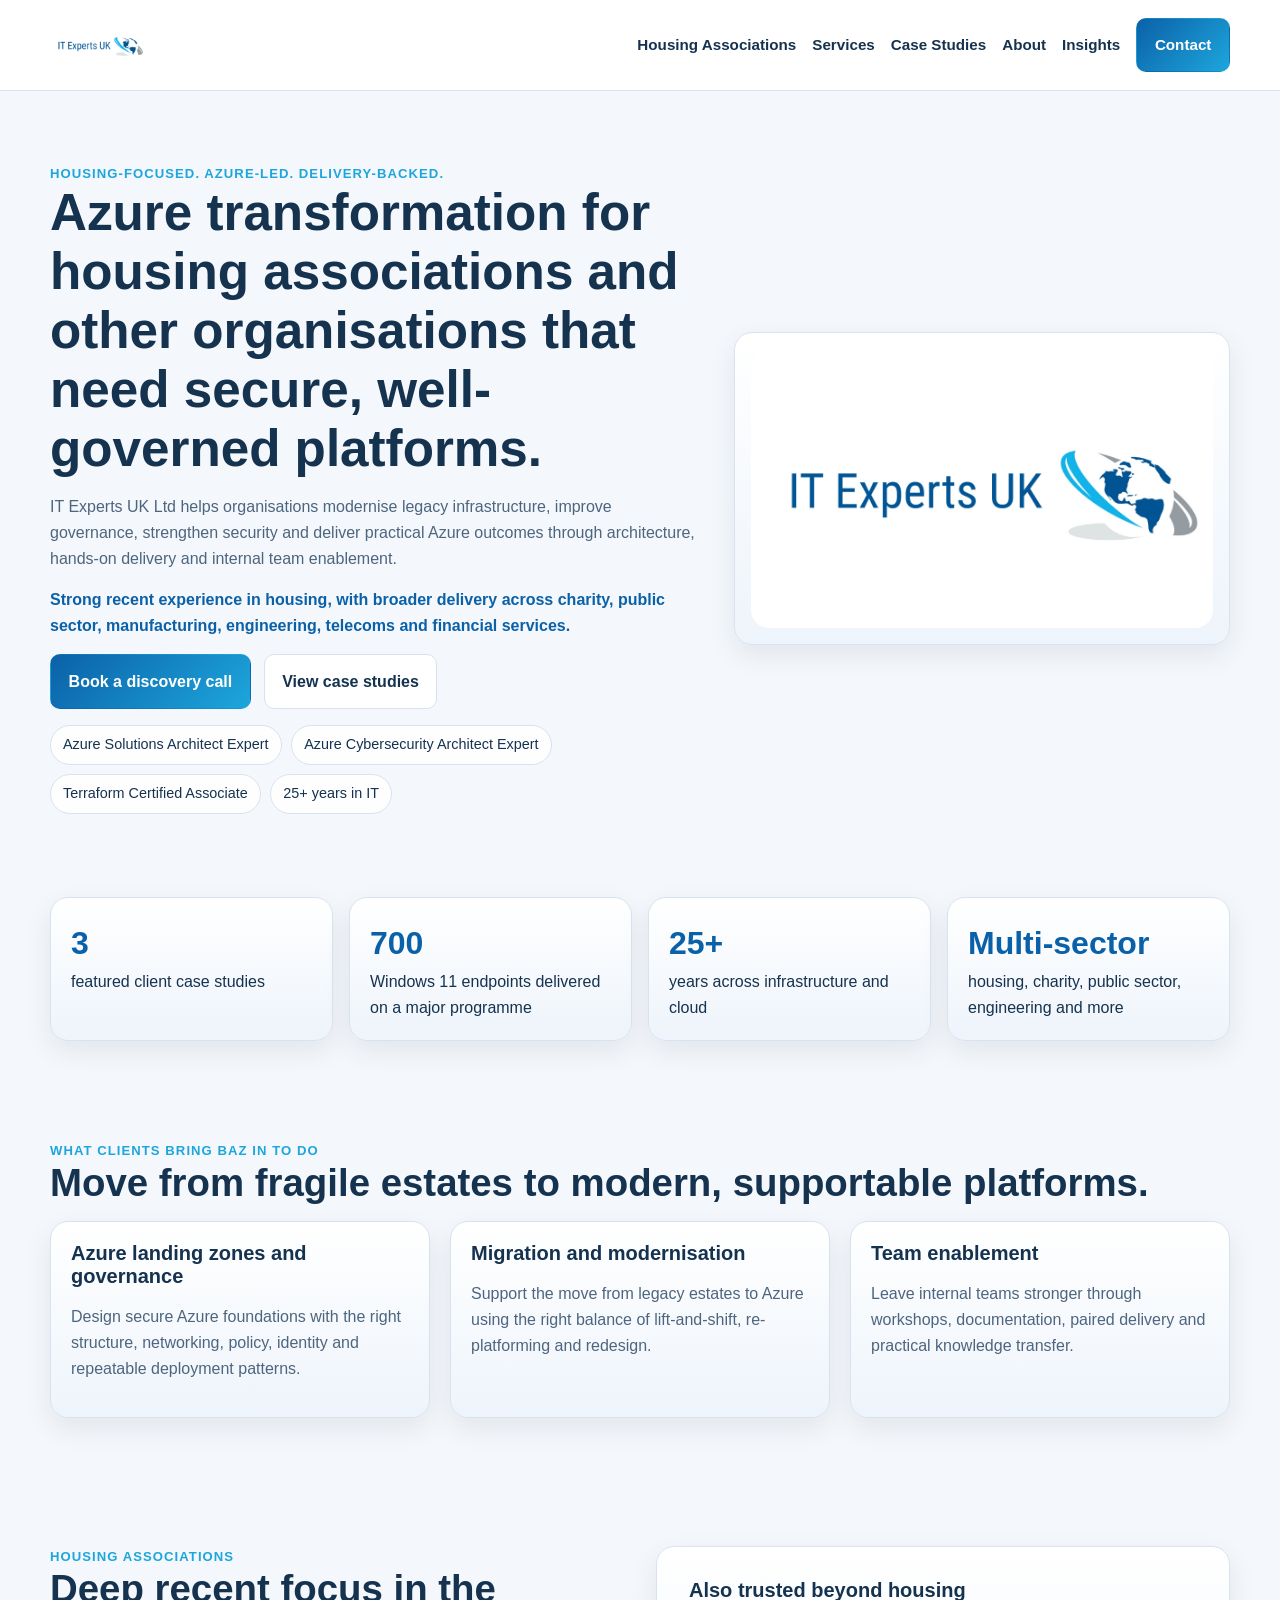
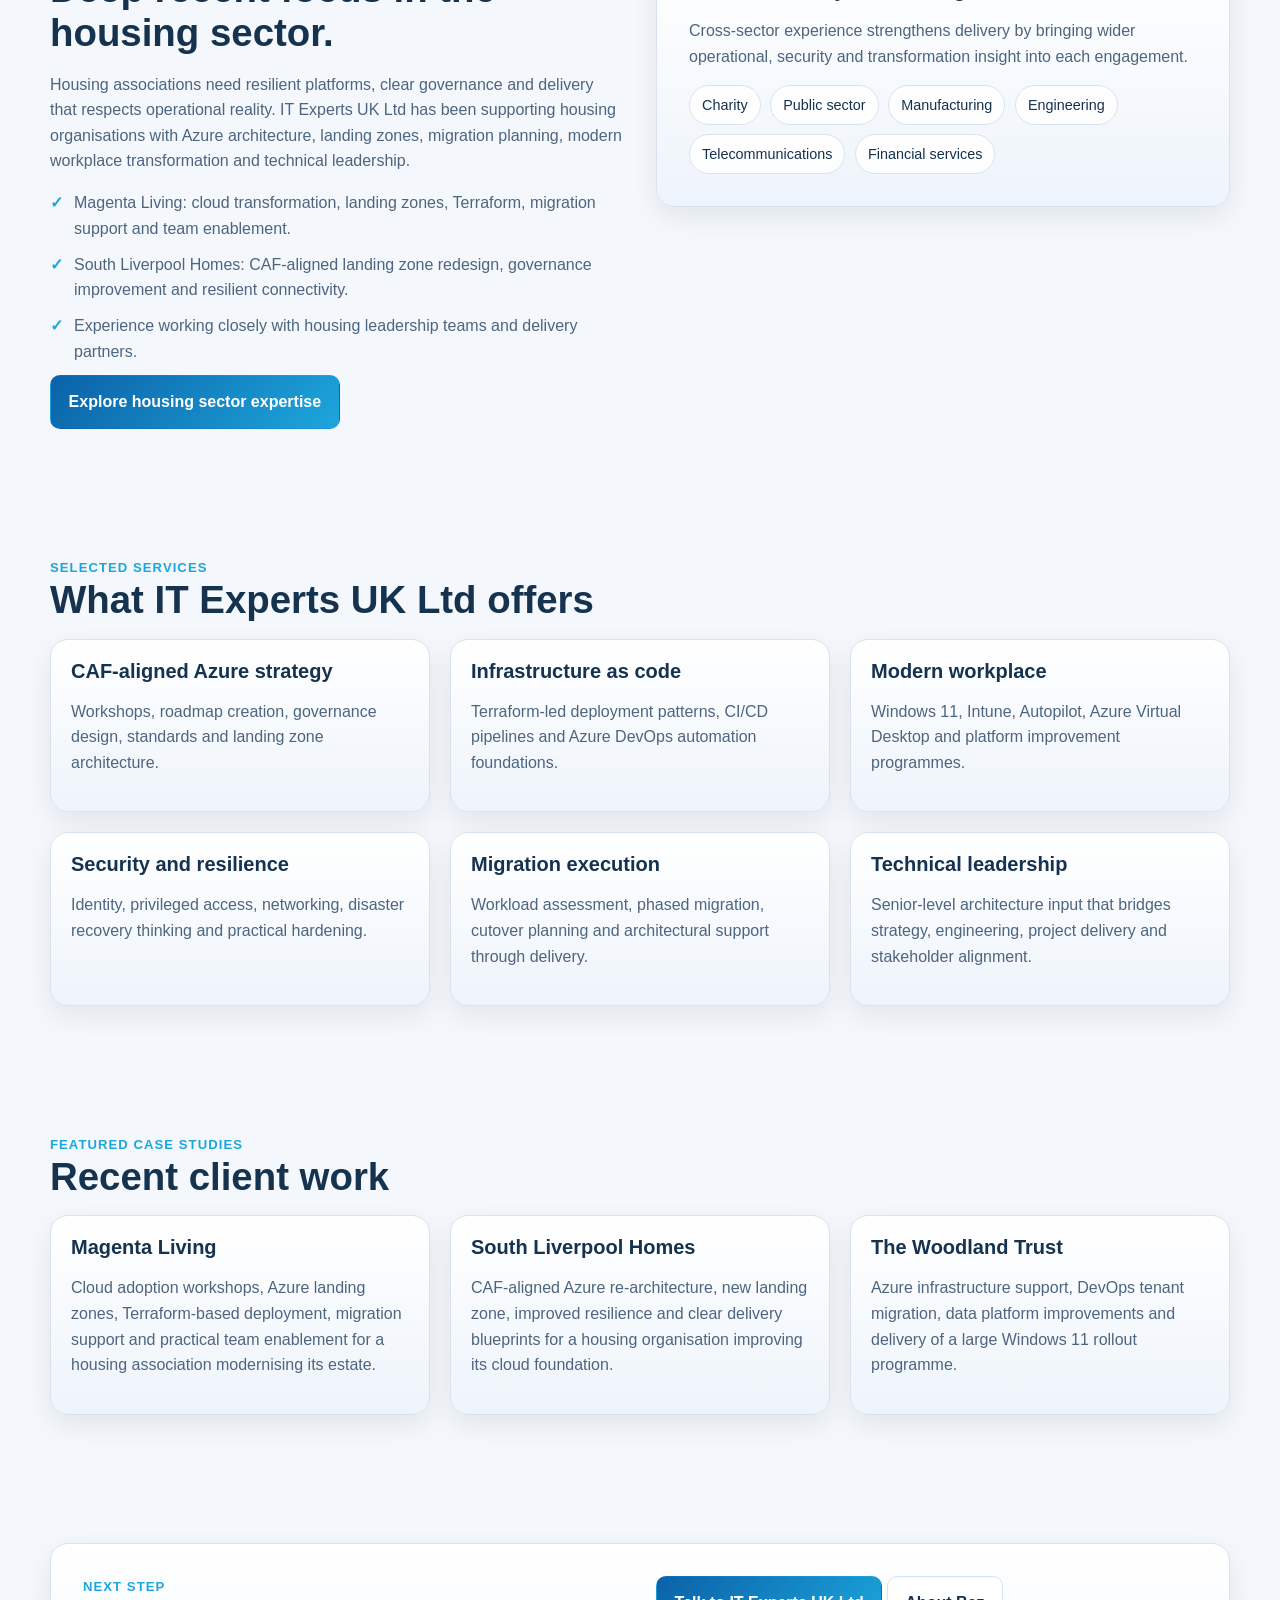
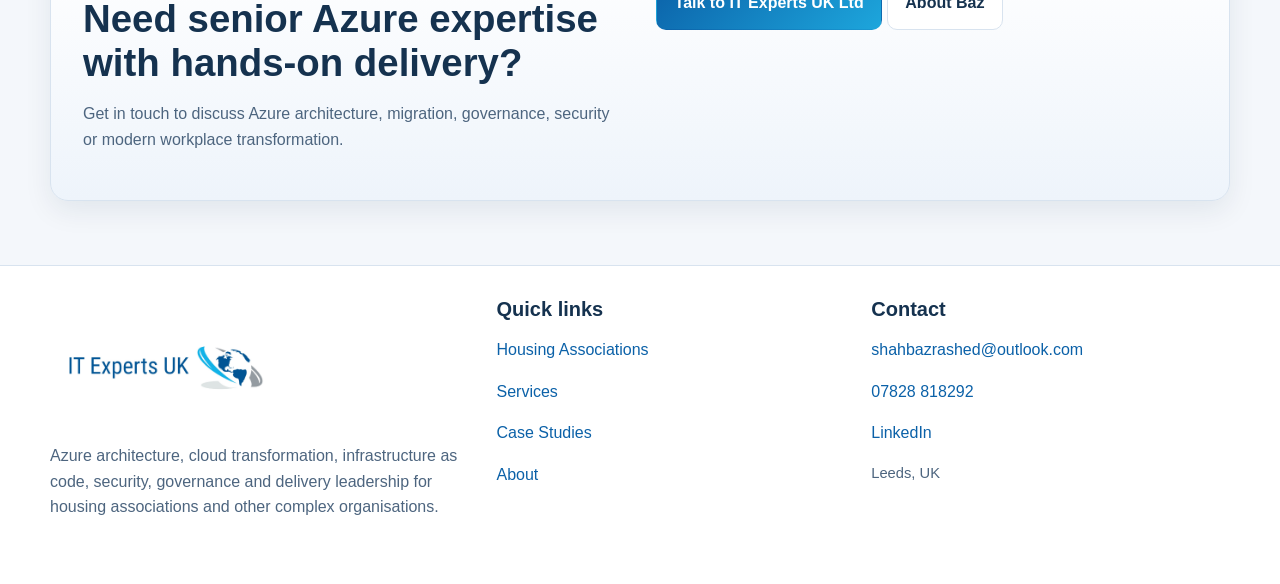
<file: index.html>
<!DOCTYPE html>
<html lang="en">
<head>
  <meta charset="UTF-8">
  <meta name="viewport" content="width=device-width, initial-scale=1.0">
  <title>IT Experts UK Ltd | Azure Architecture for Housing Associations and Complex Organisations</title>
  <meta name="description" content="IT Experts UK Ltd delivers Azure architecture, migration, governance, security and modern workplace services for housing associations, charities and other complex organisations.">
  <link rel="stylesheet" href="styles.css">
</head>
<body>
<header class="header">
  <div class="container nav">
    <a class="logo" href="index.html" aria-label="IT Experts UK Ltd home">
      <img src="assets/logo.jpg" alt="IT Experts UK Ltd logo">
    </a>
    <nav class="nav-links">
      <a href="housing.html">Housing Associations</a>
      <a href="services.html">Services</a>
      <a href="case-studies.html">Case Studies</a>
      <a href="about.html">About</a>
      <a href="insights.html">Insights</a>
      <a href="contact.html" class="btn btn-primary">Contact</a>
    </nav>
  </div>
</header>
<section class="hero">
  <div class="container hero-grid">
    <div>
      <div class="kicker">Housing-focused. Azure-led. Delivery-backed.</div>
      <h1>Azure transformation for housing associations and other organisations that need secure, well-governed platforms.</h1>
      <p>IT Experts UK Ltd helps organisations modernise legacy infrastructure, improve governance, strengthen security and deliver practical Azure outcomes through architecture, hands-on delivery and internal team enablement.</p>
      <p class="note">Strong recent experience in housing, with broader delivery across charity, public sector, manufacturing, engineering, telecoms and financial services.</p>
      <div class="hero-actions">
        <a class="btn btn-primary" href="contact.html">Book a discovery call</a>
        <a class="btn btn-secondary" href="case-studies.html">View case studies</a>
      </div>
      <div class="badges">
        <span class="badge">Azure Solutions Architect Expert</span>
        <span class="badge">Azure Cybersecurity Architect Expert</span>
        <span class="badge">Terraform Certified Associate</span>
        <span class="badge">25+ years in IT</span>
      </div>
    </div>
    <aside class="hero-card hero-logo-card">
      <img src="assets/logo.jpg" alt="IT Experts UK Ltd logo">
    </aside>
  </div>
</section>
<section class="section-tight">
  <div class="container grid-4">
    <div class="stat"><strong>3</strong><span>featured client case studies</span></div>
    <div class="stat"><strong>700</strong><span>Windows 11 endpoints delivered on a major programme</span></div>
    <div class="stat"><strong>25+</strong><span>years across infrastructure and cloud</span></div>
    <div class="stat"><strong>Multi-sector</strong><span>housing, charity, public sector, engineering and more</span></div>
  </div>
</section>
<section class="section">
  <div class="container">
    <div class="kicker">What clients bring Baz in to do</div>
    <h2>Move from fragile estates to modern, supportable platforms.</h2>
    <div class="grid-3">
      <article class="card">
        <h3>Azure landing zones and governance</h3>
        <p>Design secure Azure foundations with the right structure, networking, policy, identity and repeatable deployment patterns.</p>
      </article>
      <article class="card">
        <h3>Migration and modernisation</h3>
        <p>Support the move from legacy estates to Azure using the right balance of lift-and-shift, re-platforming and redesign.</p>
      </article>
      <article class="card">
        <h3>Team enablement</h3>
        <p>Leave internal teams stronger through workshops, documentation, paired delivery and practical knowledge transfer.</p>
      </article>
    </div>
  </div>
</section>
<section class="section">
  <div class="container split">
    <div>
      <div class="kicker">Housing associations</div>
      <h2>Deep recent focus in the housing sector.</h2>
      <p>Housing associations need resilient platforms, clear governance and delivery that respects operational reality. IT Experts UK Ltd has been supporting housing organisations with Azure architecture, landing zones, migration planning, modern workplace transformation and technical leadership.</p>
      <ul class="list-check">
        <li>Magenta Living: cloud transformation, landing zones, Terraform, migration support and team enablement.</li>
        <li>South Liverpool Homes: CAF-aligned landing zone redesign, governance improvement and resilient connectivity.</li>
        <li>Experience working closely with housing leadership teams and delivery partners.</li>
      </ul>
      <a class="btn btn-primary" href="housing.html">Explore housing sector expertise</a>
    </div>
    <div class="cta-panel">
      <h3>Also trusted beyond housing</h3>
      <p>Cross-sector experience strengthens delivery by bringing wider operational, security and transformation insight into each engagement.</p>
      <div class="badges">
        <span class="badge">Charity</span>
        <span class="badge">Public sector</span>
        <span class="badge">Manufacturing</span>
        <span class="badge">Engineering</span>
        <span class="badge">Telecommunications</span>
        <span class="badge">Financial services</span>
      </div>
    </div>
  </div>
</section>
<section class="section">
  <div class="container">
    <div class="kicker">Selected services</div>
    <h2>What IT Experts UK Ltd offers</h2>
    <div class="grid-3">
      <div class="card"><h3>CAF-aligned Azure strategy</h3><p>Workshops, roadmap creation, governance design, standards and landing zone architecture.</p></div>
      <div class="card"><h3>Infrastructure as code</h3><p>Terraform-led deployment patterns, CI/CD pipelines and Azure DevOps automation foundations.</p></div>
      <div class="card"><h3>Modern workplace</h3><p>Windows 11, Intune, Autopilot, Azure Virtual Desktop and platform improvement programmes.</p></div>
      <div class="card"><h3>Security and resilience</h3><p>Identity, privileged access, networking, disaster recovery thinking and practical hardening.</p></div>
      <div class="card"><h3>Migration execution</h3><p>Workload assessment, phased migration, cutover planning and architectural support through delivery.</p></div>
      <div class="card"><h3>Technical leadership</h3><p>Senior-level architecture input that bridges strategy, engineering, project delivery and stakeholder alignment.</p></div>
    </div>
  </div>
</section>
<section class="section">
  <div class="container">
    <div class="kicker">Featured case studies</div>
    <h2>Recent client work</h2>
    <div class="grid-3">
      <article class="card">
        <h3>Magenta Living</h3>
        <p>Cloud adoption workshops, Azure landing zones, Terraform-based deployment, migration support and practical team enablement for a housing association modernising its estate.</p>
      </article>
      <article class="card">
        <h3>South Liverpool Homes</h3>
        <p>CAF-aligned Azure re-architecture, new landing zone, improved resilience and clear delivery blueprints for a housing organisation improving its cloud foundation.</p>
      </article>
      <article class="card">
        <h3>The Woodland Trust</h3>
        <p>Azure infrastructure support, DevOps tenant migration, data platform improvements and delivery of a large Windows 11 rollout programme.</p>
      </article>
    </div>
  </div>
</section>
<section class="section">
  <div class="container cta-panel">
    <div class="split">
      <div>
        <div class="kicker">Next step</div>
        <h2>Need senior Azure expertise with hands-on delivery?</h2>
        <p>Get in touch to discuss Azure architecture, migration, governance, security or modern workplace transformation.</p>
      </div>
      <div>
        <a class="btn btn-primary" href="contact.html">Talk to IT Experts UK Ltd</a>
        <a class="btn btn-secondary" href="about.html">About Baz</a>
      </div>
    </div>
  </div>
</section>
<footer class="footer">
  <div class="container footer-grid">
    <div>
      <img src="assets/logo.jpg" alt="IT Experts UK Ltd logo" class="footer-logo">
      <p>Azure architecture, cloud transformation, infrastructure as code, security, governance and delivery leadership for housing associations and other complex organisations.</p>
    </div>
    <div>
      <h3>Quick links</h3>
      <p><a href="housing.html">Housing Associations</a></p>
      <p><a href="services.html">Services</a></p>
      <p><a href="case-studies.html">Case Studies</a></p>
      <p><a href="about.html">About</a></p>
    </div>
    <div>
      <h3>Contact</h3>
      <p><a href="mailto:shahbazrashed@outlook.com">shahbazrashed@outlook.com</a></p>
      <p><a href="tel:07828818292">07828 818292</a></p>
      <p><a href="https://www.linkedin.com/in/baz-it/" target="_blank" rel="noopener">LinkedIn</a></p>
      <p class="small">Leeds, UK</p>
    </div>
  </div>
</footer>
</body>
</html>
</file>
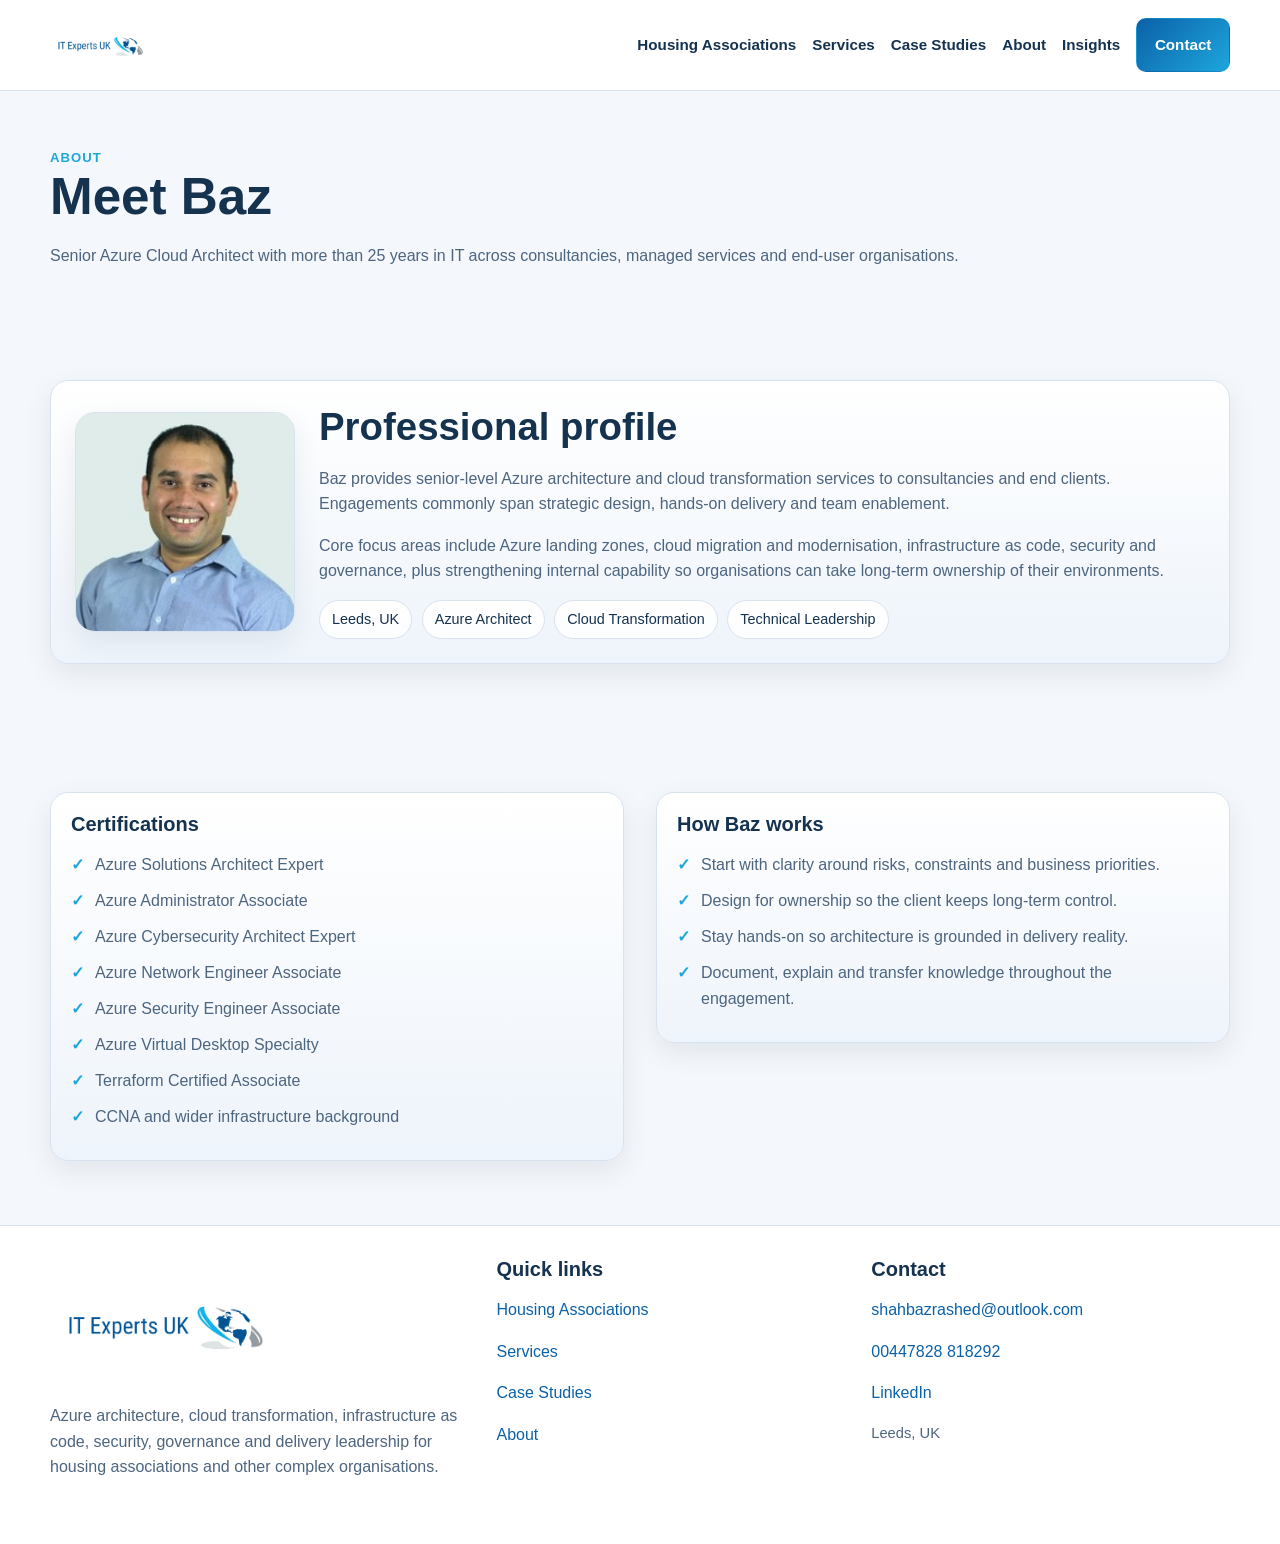
<file: about.html>
<!DOCTYPE html>
<html lang="en">
<head>
  <meta charset="UTF-8">
  <meta name="viewport" content="width=device-width, initial-scale=1.0">
  <title>About | IT Experts UK Ltd</title>
  <link rel="stylesheet" href="styles.css">
</head>
<body>
<header class="header">
  <div class="container nav">
    <a class="logo" href="index.html" aria-label="IT Experts UK Ltd home">
      <img src="assets/logo.jpg" alt="IT Experts UK Ltd logo">
    </a>
    <nav class="nav-links">
      <a href="housing.html">Housing Associations</a>
      <a href="services.html">Services</a>
      <a href="case-studies.html">Case Studies</a>
      <a href="about.html">About</a>
      <a href="insights.html">Insights</a>
      <a href="contact.html" class="btn btn-primary">Contact</a>
    </nav>
  </div>
</header>

<section class="page-hero">
  <div class="container">
    <div class="kicker">About</div>
    <h1>Meet Baz</h1>
    <p>Senior Azure Cloud Architect with more than 25 years in IT across consultancies, managed services and end-user organisations.</p>
  </div>
</section>

<section class="section">
  <div class="container profile-card">
    <div class="profile-wrap">
      <div class="profile-photo">
        <img src="assets/baz.jpeg" alt="Baz - Senior Azure Cloud Architect">
      </div>
      <div>
        <h2>Professional profile</h2>
        <p>Baz provides senior-level Azure architecture and cloud transformation services to consultancies and end clients. Engagements commonly span strategic design, hands-on delivery and team enablement.</p>
        <p>Core focus areas include Azure landing zones, cloud migration and modernisation, infrastructure as code, security and governance, plus strengthening internal capability so organisations can take long-term ownership of their environments.</p>
        <div class="badges">
          <span class="badge">Leeds, UK</span>
          <span class="badge">Azure Architect</span>
          <span class="badge">Cloud Transformation</span>
          <span class="badge">Technical Leadership</span>
        </div>
      </div>
    </div>
  </div>
</section>

<section class="section">
  <div class="container split">
    <div class="card">
      <h3>Certifications</h3>
      <ul class="list-check">
        <li>Azure Solutions Architect Expert</li>
        <li>Azure Administrator Associate</li>
        <li>Azure Cybersecurity Architect Expert</li>
        <li>Azure Network Engineer Associate</li>
        <li>Azure Security Engineer Associate</li>
        <li>Azure Virtual Desktop Specialty</li>
        <li>Terraform Certified Associate</li>
        <li>CCNA and wider infrastructure background</li>
      </ul>
    </div>
    <div class="card">
      <h3>How Baz works</h3>
      <ul class="list-check">
        <li>Start with clarity around risks, constraints and business priorities.</li>
        <li>Design for ownership so the client keeps long-term control.</li>
        <li>Stay hands-on so architecture is grounded in delivery reality.</li>
        <li>Document, explain and transfer knowledge throughout the engagement.</li>
      </ul>
    </div>
  </div>
</section>

<footer class="footer">
  <div class="container footer-grid">
    <div>
      <img src="assets/logo.jpg" alt="IT Experts UK Ltd logo" class="footer-logo">
      <p>Azure architecture, cloud transformation, infrastructure as code, security, governance and delivery leadership for housing associations and other complex organisations.</p>
    </div>
    <div>
      <h3>Quick links</h3>
      <p><a href="housing.html">Housing Associations</a></p>
      <p><a href="services.html">Services</a></p>
      <p><a href="case-studies.html">Case Studies</a></p>
      <p><a href="about.html">About</a></p>
    </div>
    <div>
      <h3>Contact</h3>
      <p><a href="mailto:shahbazrashed@outlook.com">shahbazrashed@outlook.com</a></p>
      <p><a href="tel:00447828818292">00447828 818292</a></p>
      <p><a href="https://www.linkedin.com/in/baz-it/" target="_blank" rel="noopener">LinkedIn</a></p>
      <p class="small">Leeds, UK</p>
    </div>
  </div>
</footer>
</body>
</html>
</file>
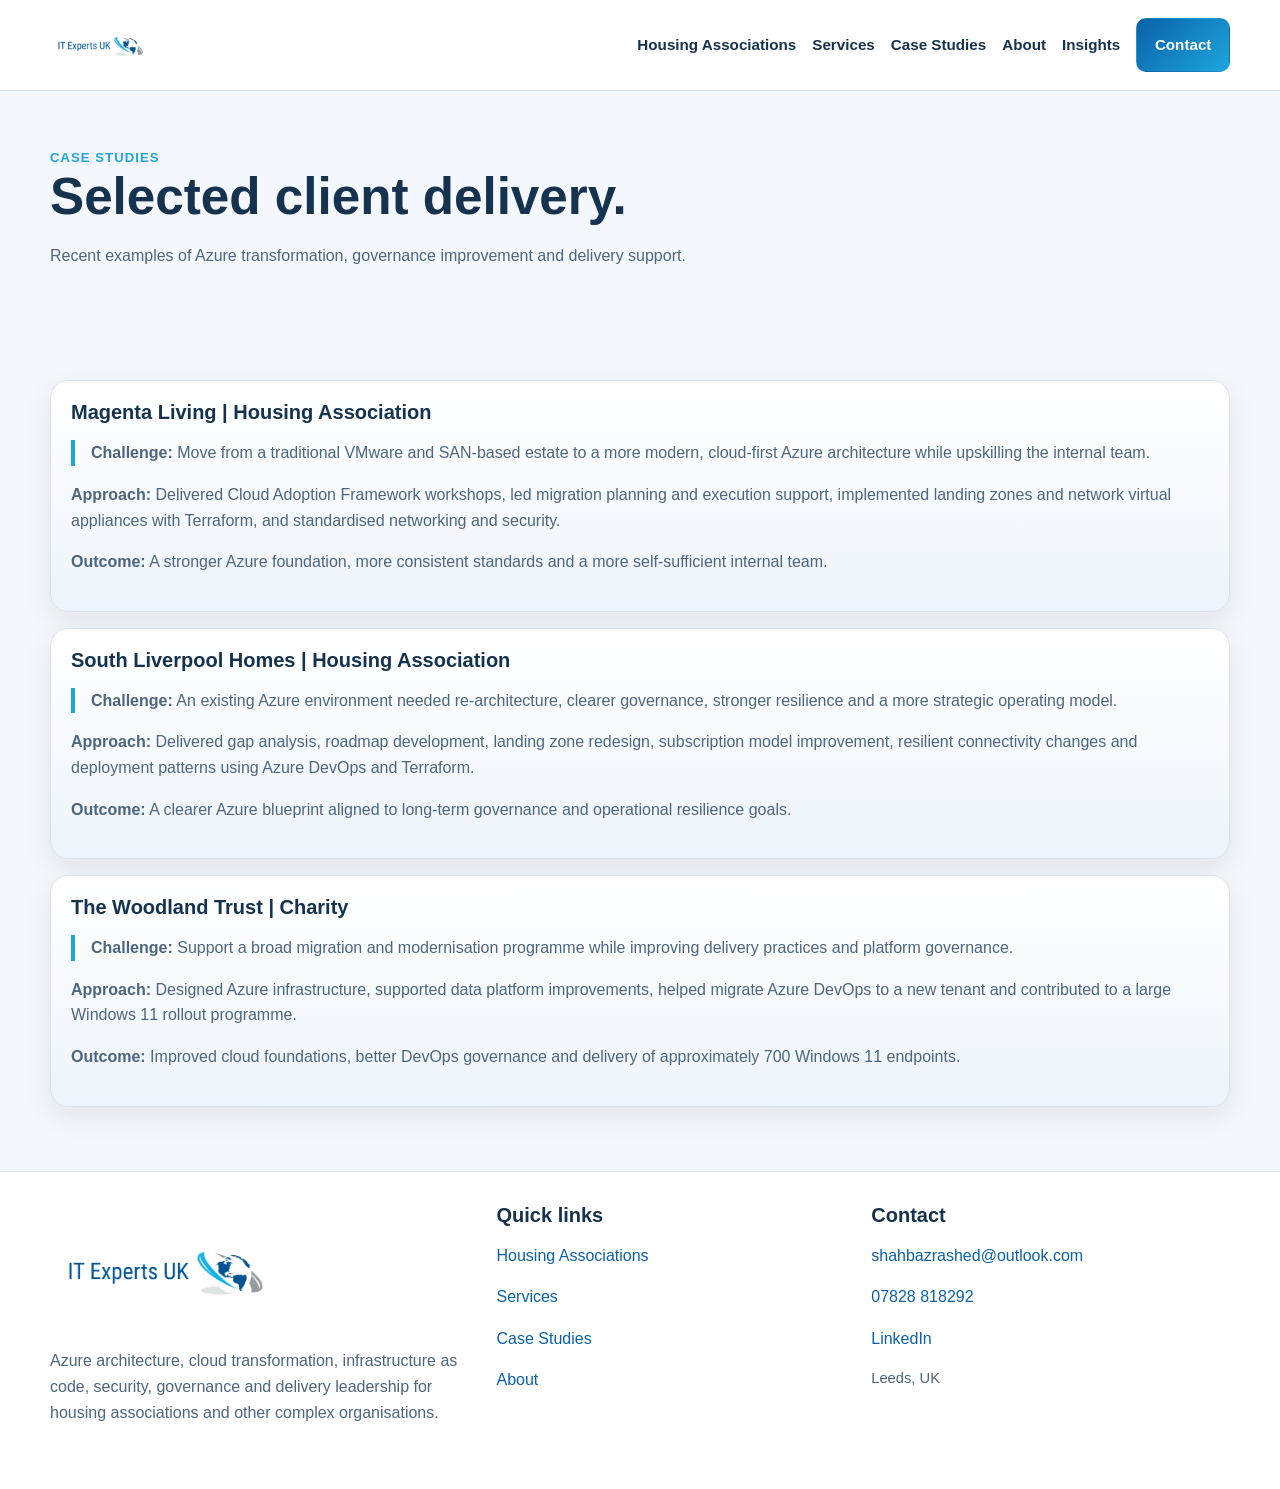
<file: case-studies.html>
<!DOCTYPE html><html lang="en"><head><meta charset="UTF-8"><meta name="viewport" content="width=device-width, initial-scale=1.0"><title>Case Studies | IT Experts UK Ltd</title><link rel="stylesheet" href="styles.css"></head><body>
<header class="header">
  <div class="container nav">
    <a class="logo" href="index.html" aria-label="IT Experts UK Ltd home">
      <img src="assets/logo.jpg" alt="IT Experts UK Ltd logo">
    </a>
    <nav class="nav-links">
      <a href="housing.html">Housing Associations</a>
      <a href="services.html">Services</a>
      <a href="case-studies.html">Case Studies</a>
      <a href="about.html">About</a>
      <a href="insights.html">Insights</a>
      <a href="contact.html" class="btn btn-primary">Contact</a>
    </nav>
  </div>
</header>
<section class="page-hero"><div class="container"><div class="kicker">Case Studies</div><h1>Selected client delivery.</h1><p>Recent examples of Azure transformation, governance improvement and delivery support.</p></div></section>
<section class="section"><div class="container timeline">
<div class="timeline-item"><h3>Magenta Living | Housing Association</h3><p class="callout"><strong>Challenge:</strong> Move from a traditional VMware and SAN-based estate to a more modern, cloud-first Azure architecture while upskilling the internal team.</p><p><strong>Approach:</strong> Delivered Cloud Adoption Framework workshops, led migration planning and execution support, implemented landing zones and network virtual appliances with Terraform, and standardised networking and security.</p><p><strong>Outcome:</strong> A stronger Azure foundation, more consistent standards and a more self-sufficient internal team.</p></div>
<div class="timeline-item"><h3>South Liverpool Homes | Housing Association</h3><p class="callout"><strong>Challenge:</strong> An existing Azure environment needed re-architecture, clearer governance, stronger resilience and a more strategic operating model.</p><p><strong>Approach:</strong> Delivered gap analysis, roadmap development, landing zone redesign, subscription model improvement, resilient connectivity changes and deployment patterns using Azure DevOps and Terraform.</p><p><strong>Outcome:</strong> A clearer Azure blueprint aligned to long-term governance and operational resilience goals.</p></div>
<div class="timeline-item"><h3>The Woodland Trust | Charity</h3><p class="callout"><strong>Challenge:</strong> Support a broad migration and modernisation programme while improving delivery practices and platform governance.</p><p><strong>Approach:</strong> Designed Azure infrastructure, supported data platform improvements, helped migrate Azure DevOps to a new tenant and contributed to a large Windows 11 rollout programme.</p><p><strong>Outcome:</strong> Improved cloud foundations, better DevOps governance and delivery of approximately 700 Windows 11 endpoints.</p></div>
</div></section>
<footer class="footer">
  <div class="container footer-grid">
    <div>
      <img src="assets/logo.jpg" alt="IT Experts UK Ltd logo" class="footer-logo">
      <p>Azure architecture, cloud transformation, infrastructure as code, security, governance and delivery leadership for housing associations and other complex organisations.</p>
    </div>
    <div>
      <h3>Quick links</h3>
      <p><a href="housing.html">Housing Associations</a></p>
      <p><a href="services.html">Services</a></p>
      <p><a href="case-studies.html">Case Studies</a></p>
      <p><a href="about.html">About</a></p>
    </div>
    <div>
      <h3>Contact</h3>
      <p><a href="mailto:shahbazrashed@outlook.com">shahbazrashed@outlook.com</a></p>
      <p><a href="tel:07828818292">07828 818292</a></p>
      <p><a href="https://www.linkedin.com/in/baz-it/" target="_blank" rel="noopener">LinkedIn</a></p>
      <p class="small">Leeds, UK</p>
    </div>
  </div>
</footer>
</body></html>
</file>
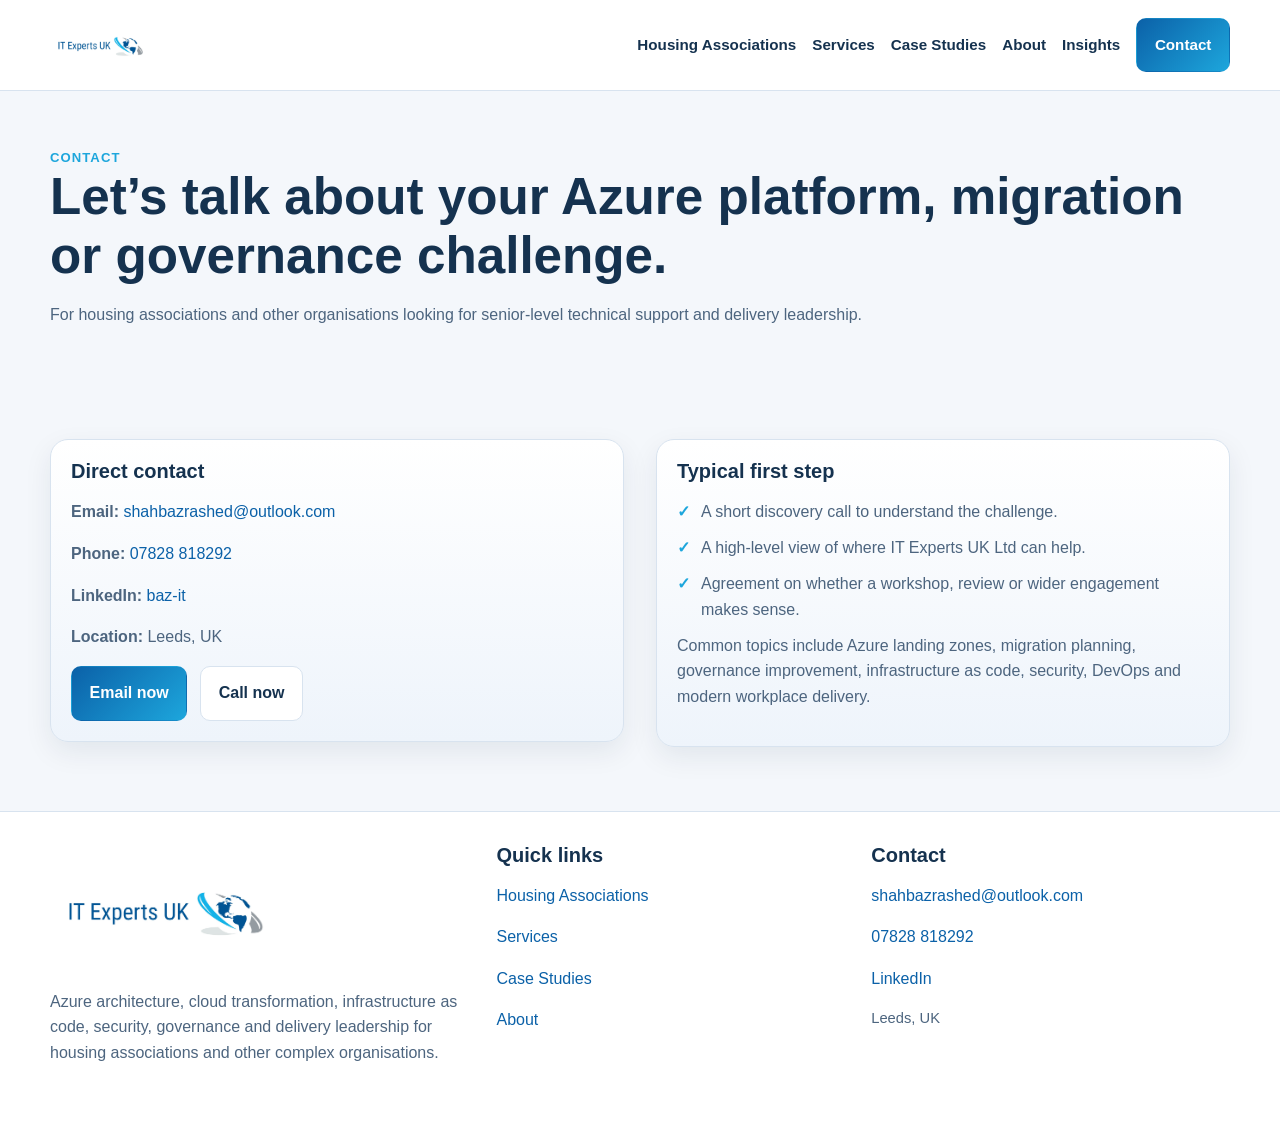
<file: contact.html>
<!DOCTYPE html><html lang="en"><head><meta charset="UTF-8"><meta name="viewport" content="width=device-width, initial-scale=1.0"><title>Contact | IT Experts UK Ltd</title><link rel="stylesheet" href="styles.css"></head><body>
<header class="header">
  <div class="container nav">
    <a class="logo" href="index.html" aria-label="IT Experts UK Ltd home">
      <img src="assets/logo.jpg" alt="IT Experts UK Ltd logo">
    </a>
    <nav class="nav-links">
      <a href="housing.html">Housing Associations</a>
      <a href="services.html">Services</a>
      <a href="case-studies.html">Case Studies</a>
      <a href="about.html">About</a>
      <a href="insights.html">Insights</a>
      <a href="contact.html" class="btn btn-primary">Contact</a>
    </nav>
  </div>
</header>
<section class="page-hero"><div class="container"><div class="kicker">Contact</div><h1>Let’s talk about your Azure platform, migration or governance challenge.</h1><p>For housing associations and other organisations looking for senior-level technical support and delivery leadership.</p></div></section>
<section class="section"><div class="container split"><div class="contact-card"><h3>Direct contact</h3><p><strong>Email:</strong> <a href="mailto:shahbazrashed@outlook.com">shahbazrashed@outlook.com</a></p><p><strong>Phone:</strong> <a href="tel:07828818292">07828 818292</a></p><p><strong>LinkedIn:</strong> <a href="https://www.linkedin.com/in/baz-it/" target="_blank" rel="noopener">baz-it</a></p><p><strong>Location:</strong> Leeds, UK</p><div class="contact-actions"><a class="btn btn-primary" href="mailto:shahbazrashed@outlook.com">Email now</a><a class="btn btn-secondary" href="tel:07828818292">Call now</a></div></div><div class="contact-card"><h3>Typical first step</h3><ul class="list-check"><li>A short discovery call to understand the challenge.</li><li>A high-level view of where IT Experts UK Ltd can help.</li><li>Agreement on whether a workshop, review or wider engagement makes sense.</li></ul><p>Common topics include Azure landing zones, migration planning, governance improvement, infrastructure as code, security, DevOps and modern workplace delivery.</p></div></div></section>
<footer class="footer">
  <div class="container footer-grid">
    <div>
      <img src="assets/logo.jpg" alt="IT Experts UK Ltd logo" class="footer-logo">
      <p>Azure architecture, cloud transformation, infrastructure as code, security, governance and delivery leadership for housing associations and other complex organisations.</p>
    </div>
    <div>
      <h3>Quick links</h3>
      <p><a href="housing.html">Housing Associations</a></p>
      <p><a href="services.html">Services</a></p>
      <p><a href="case-studies.html">Case Studies</a></p>
      <p><a href="about.html">About</a></p>
    </div>
    <div>
      <h3>Contact</h3>
      <p><a href="mailto:shahbazrashed@outlook.com">shahbazrashed@outlook.com</a></p>
      <p><a href="tel:07828818292">07828 818292</a></p>
      <p><a href="https://www.linkedin.com/in/baz-it/" target="_blank" rel="noopener">LinkedIn</a></p>
      <p class="small">Leeds, UK</p>
    </div>
  </div>
</footer>
</body></html>
</file>
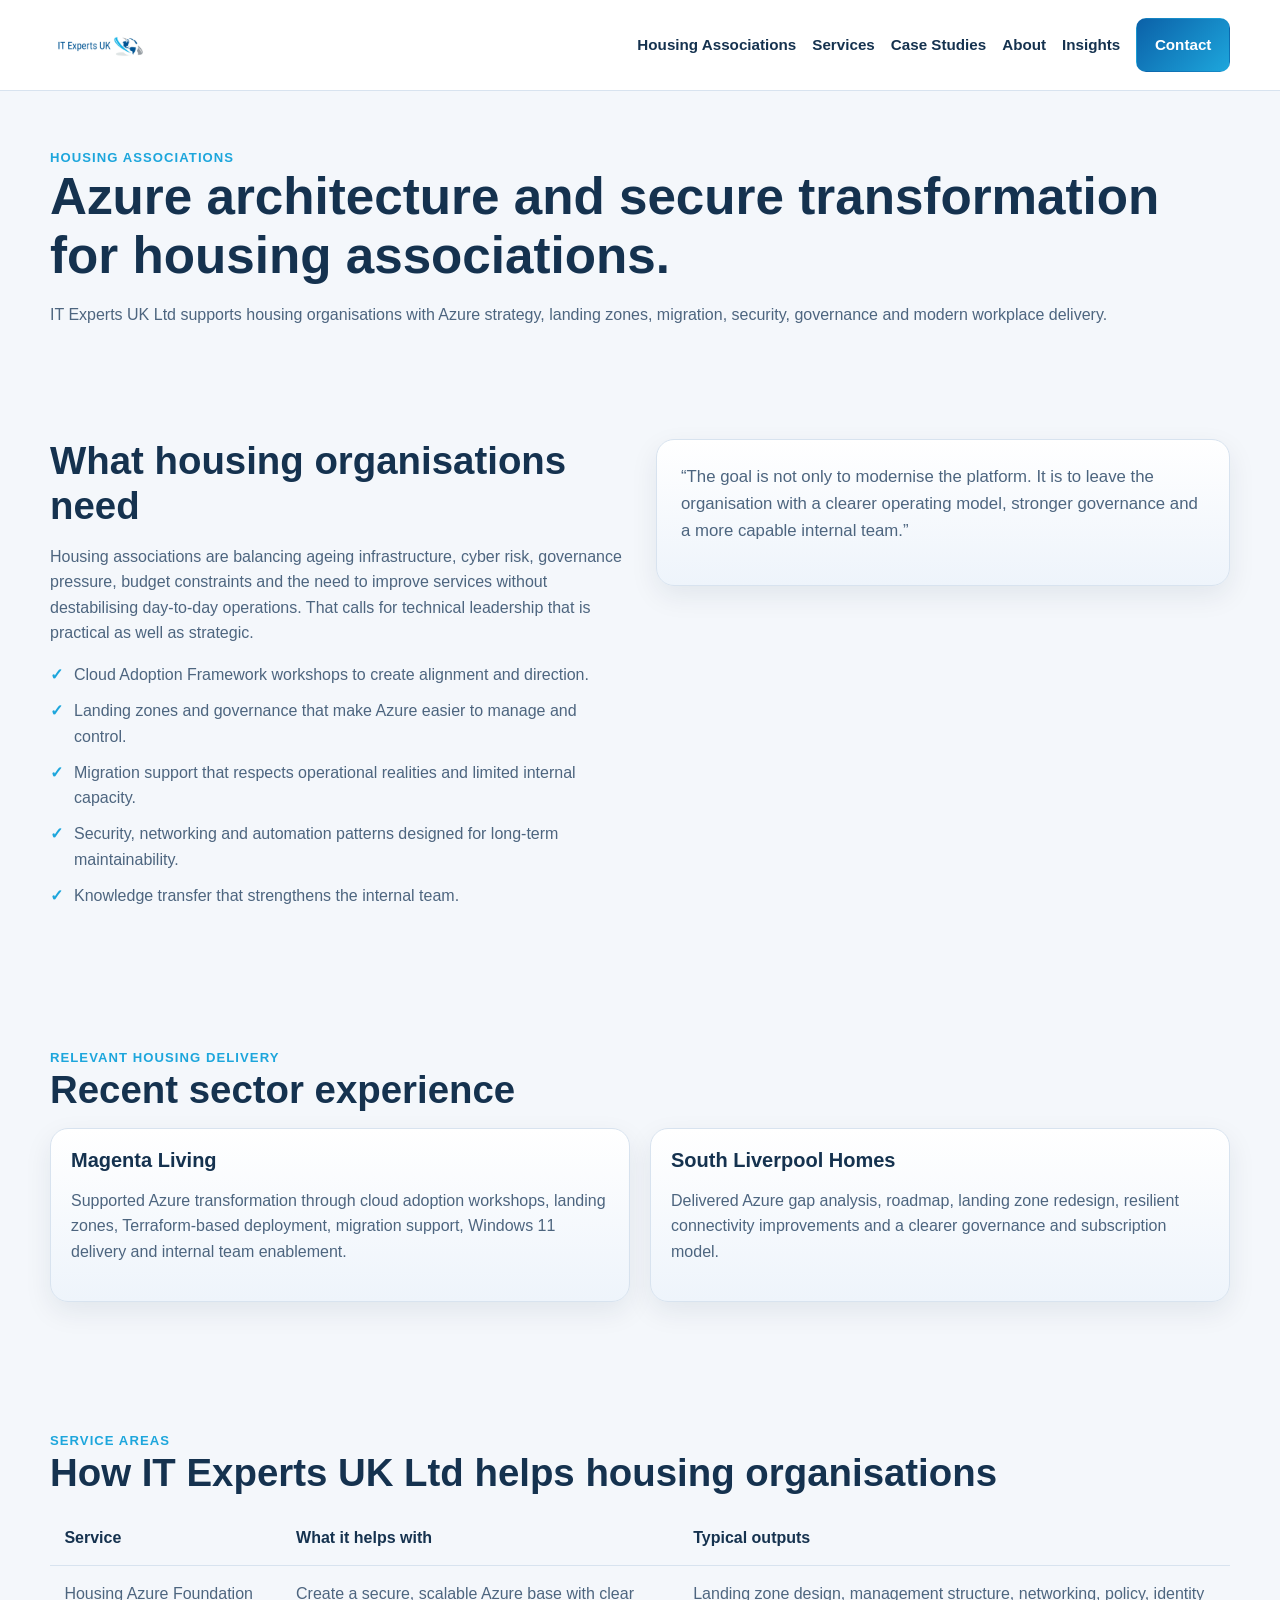
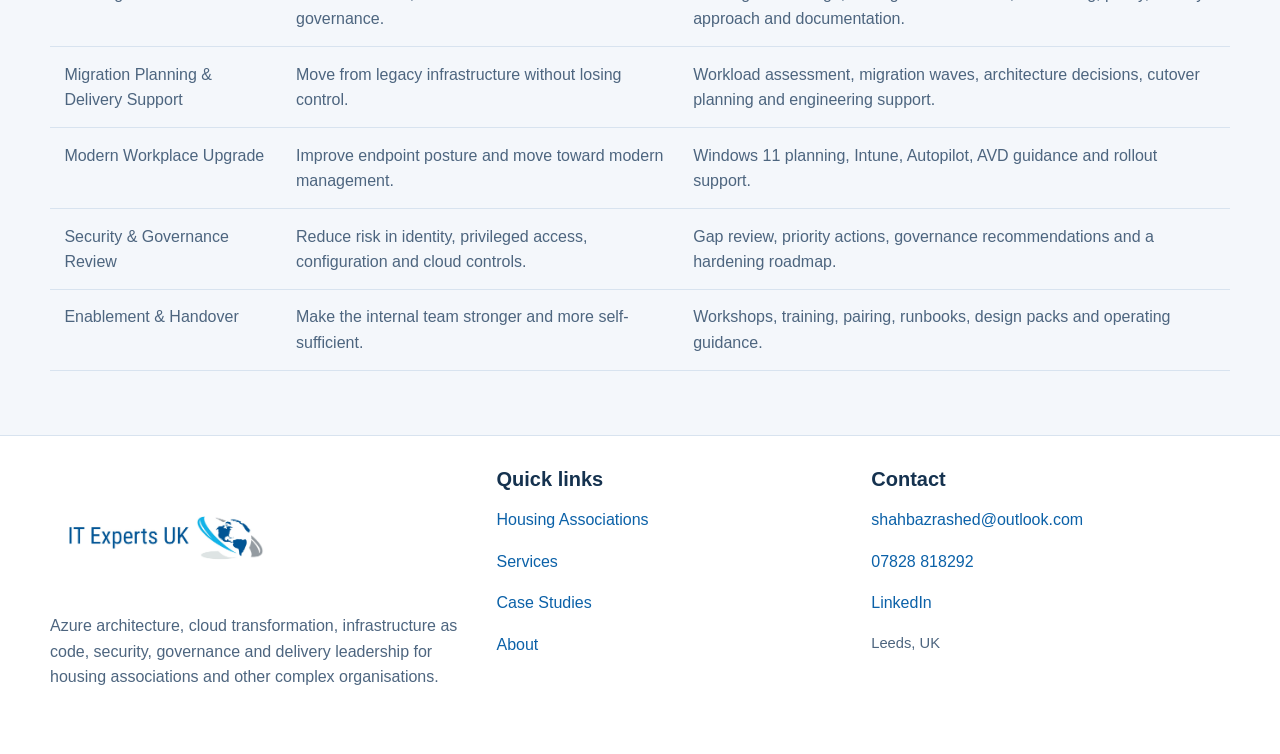
<file: housing.html>
<!DOCTYPE html><html lang="en"><head><meta charset="UTF-8"><meta name="viewport" content="width=device-width, initial-scale=1.0"><title>Housing Associations | IT Experts UK Ltd</title><meta name="description" content="Azure architecture and transformation services for housing associations from IT Experts UK Ltd."><link rel="stylesheet" href="styles.css"></head><body>
<header class="header">
  <div class="container nav">
    <a class="logo" href="index.html" aria-label="IT Experts UK Ltd home">
      <img src="assets/logo.jpg" alt="IT Experts UK Ltd logo">
    </a>
    <nav class="nav-links">
      <a href="housing.html">Housing Associations</a>
      <a href="services.html">Services</a>
      <a href="case-studies.html">Case Studies</a>
      <a href="about.html">About</a>
      <a href="insights.html">Insights</a>
      <a href="contact.html" class="btn btn-primary">Contact</a>
    </nav>
  </div>
</header>
<section class="page-hero"><div class="container"><div class="kicker">Housing Associations</div><h1>Azure architecture and secure transformation for housing associations.</h1><p>IT Experts UK Ltd supports housing organisations with Azure strategy, landing zones, migration, security, governance and modern workplace delivery.</p></div></section>
<section class="section"><div class="container split"><div><h2>What housing organisations need</h2><p>Housing associations are balancing ageing infrastructure, cyber risk, governance pressure, budget constraints and the need to improve services without destabilising day-to-day operations. That calls for technical leadership that is practical as well as strategic.</p><ul class="list-check"><li>Cloud Adoption Framework workshops to create alignment and direction.</li><li>Landing zones and governance that make Azure easier to manage and control.</li><li>Migration support that respects operational realities and limited internal capacity.</li><li>Security, networking and automation patterns designed for long-term maintainability.</li><li>Knowledge transfer that strengthens the internal team.</li></ul></div><div class="quote"><p>“The goal is not only to modernise the platform. It is to leave the organisation with a clearer operating model, stronger governance and a more capable internal team.”</p></div></div></section>
<section class="section"><div class="container"><div class="kicker">Relevant housing delivery</div><h2>Recent sector experience</h2><div class="grid-2"><div class="card"><h3>Magenta Living</h3><p>Supported Azure transformation through cloud adoption workshops, landing zones, Terraform-based deployment, migration support, Windows 11 delivery and internal team enablement.</p></div><div class="card"><h3>South Liverpool Homes</h3><p>Delivered Azure gap analysis, roadmap, landing zone redesign, resilient connectivity improvements and a clearer governance and subscription model.</p></div></div></div></section>
<section class="section"><div class="container"><div class="kicker">Service areas</div><h2>How IT Experts UK Ltd helps housing organisations</h2><table class="table-like"><tr><th>Service</th><th>What it helps with</th><th>Typical outputs</th></tr><tr><td>Housing Azure Foundation</td><td>Create a secure, scalable Azure base with clear governance.</td><td>Landing zone design, management structure, networking, policy, identity approach and documentation.</td></tr><tr><td>Migration Planning & Delivery Support</td><td>Move from legacy infrastructure without losing control.</td><td>Workload assessment, migration waves, architecture decisions, cutover planning and engineering support.</td></tr><tr><td>Modern Workplace Upgrade</td><td>Improve endpoint posture and move toward modern management.</td><td>Windows 11 planning, Intune, Autopilot, AVD guidance and rollout support.</td></tr><tr><td>Security & Governance Review</td><td>Reduce risk in identity, privileged access, configuration and cloud controls.</td><td>Gap review, priority actions, governance recommendations and a hardening roadmap.</td></tr><tr><td>Enablement & Handover</td><td>Make the internal team stronger and more self-sufficient.</td><td>Workshops, training, pairing, runbooks, design packs and operating guidance.</td></tr></table></div></section>
<footer class="footer">
  <div class="container footer-grid">
    <div>
      <img src="assets/logo.jpg" alt="IT Experts UK Ltd logo" class="footer-logo">
      <p>Azure architecture, cloud transformation, infrastructure as code, security, governance and delivery leadership for housing associations and other complex organisations.</p>
    </div>
    <div>
      <h3>Quick links</h3>
      <p><a href="housing.html">Housing Associations</a></p>
      <p><a href="services.html">Services</a></p>
      <p><a href="case-studies.html">Case Studies</a></p>
      <p><a href="about.html">About</a></p>
    </div>
    <div>
      <h3>Contact</h3>
      <p><a href="mailto:shahbazrashed@outlook.com">shahbazrashed@outlook.com</a></p>
      <p><a href="tel:07828818292">07828 818292</a></p>
      <p><a href="https://www.linkedin.com/in/baz-it/" target="_blank" rel="noopener">LinkedIn</a></p>
      <p class="small">Leeds, UK</p>
    </div>
  </div>
</footer>
</body></html>
</file>
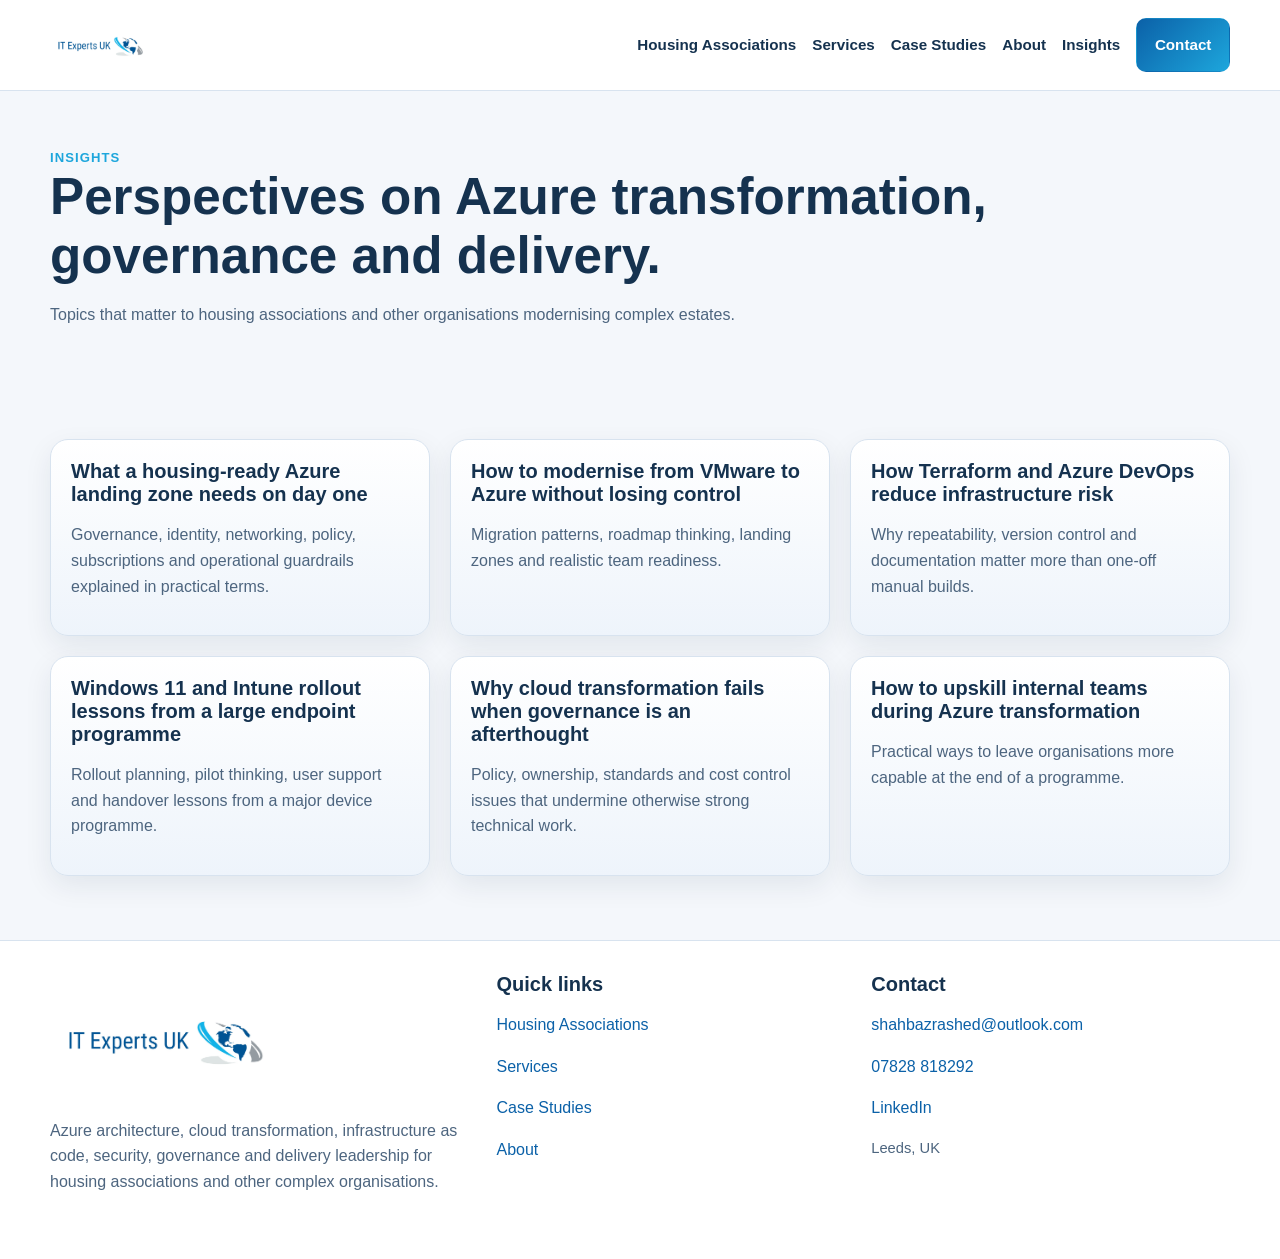
<file: insights.html>
<!DOCTYPE html><html lang="en"><head><meta charset="UTF-8"><meta name="viewport" content="width=device-width, initial-scale=1.0"><title>Insights | IT Experts UK Ltd</title><link rel="stylesheet" href="styles.css"></head><body>
<header class="header">
  <div class="container nav">
    <a class="logo" href="index.html" aria-label="IT Experts UK Ltd home">
      <img src="assets/logo.jpg" alt="IT Experts UK Ltd logo">
    </a>
    <nav class="nav-links">
      <a href="housing.html">Housing Associations</a>
      <a href="services.html">Services</a>
      <a href="case-studies.html">Case Studies</a>
      <a href="about.html">About</a>
      <a href="insights.html">Insights</a>
      <a href="contact.html" class="btn btn-primary">Contact</a>
    </nav>
  </div>
</header>
<section class="page-hero"><div class="container"><div class="kicker">Insights</div><h1>Perspectives on Azure transformation, governance and delivery.</h1><p>Topics that matter to housing associations and other organisations modernising complex estates.</p></div></section>
<section class="section"><div class="container grid-3">
<article class="insight-card"><h3>What a housing-ready Azure landing zone needs on day one</h3><p>Governance, identity, networking, policy, subscriptions and operational guardrails explained in practical terms.</p></article>
<article class="insight-card"><h3>How to modernise from VMware to Azure without losing control</h3><p>Migration patterns, roadmap thinking, landing zones and realistic team readiness.</p></article>
<article class="insight-card"><h3>How Terraform and Azure DevOps reduce infrastructure risk</h3><p>Why repeatability, version control and documentation matter more than one-off manual builds.</p></article>
<article class="insight-card"><h3>Windows 11 and Intune rollout lessons from a large endpoint programme</h3><p>Rollout planning, pilot thinking, user support and handover lessons from a major device programme.</p></article>
<article class="insight-card"><h3>Why cloud transformation fails when governance is an afterthought</h3><p>Policy, ownership, standards and cost control issues that undermine otherwise strong technical work.</p></article>
<article class="insight-card"><h3>How to upskill internal teams during Azure transformation</h3><p>Practical ways to leave organisations more capable at the end of a programme.</p></article>
</div></section>
<footer class="footer">
  <div class="container footer-grid">
    <div>
      <img src="assets/logo.jpg" alt="IT Experts UK Ltd logo" class="footer-logo">
      <p>Azure architecture, cloud transformation, infrastructure as code, security, governance and delivery leadership for housing associations and other complex organisations.</p>
    </div>
    <div>
      <h3>Quick links</h3>
      <p><a href="housing.html">Housing Associations</a></p>
      <p><a href="services.html">Services</a></p>
      <p><a href="case-studies.html">Case Studies</a></p>
      <p><a href="about.html">About</a></p>
    </div>
    <div>
      <h3>Contact</h3>
      <p><a href="mailto:shahbazrashed@outlook.com">shahbazrashed@outlook.com</a></p>
      <p><a href="tel:07828818292">07828 818292</a></p>
      <p><a href="https://www.linkedin.com/in/baz-it/" target="_blank" rel="noopener">LinkedIn</a></p>
      <p class="small">Leeds, UK</p>
    </div>
  </div>
</footer>
</body></html>
</file>
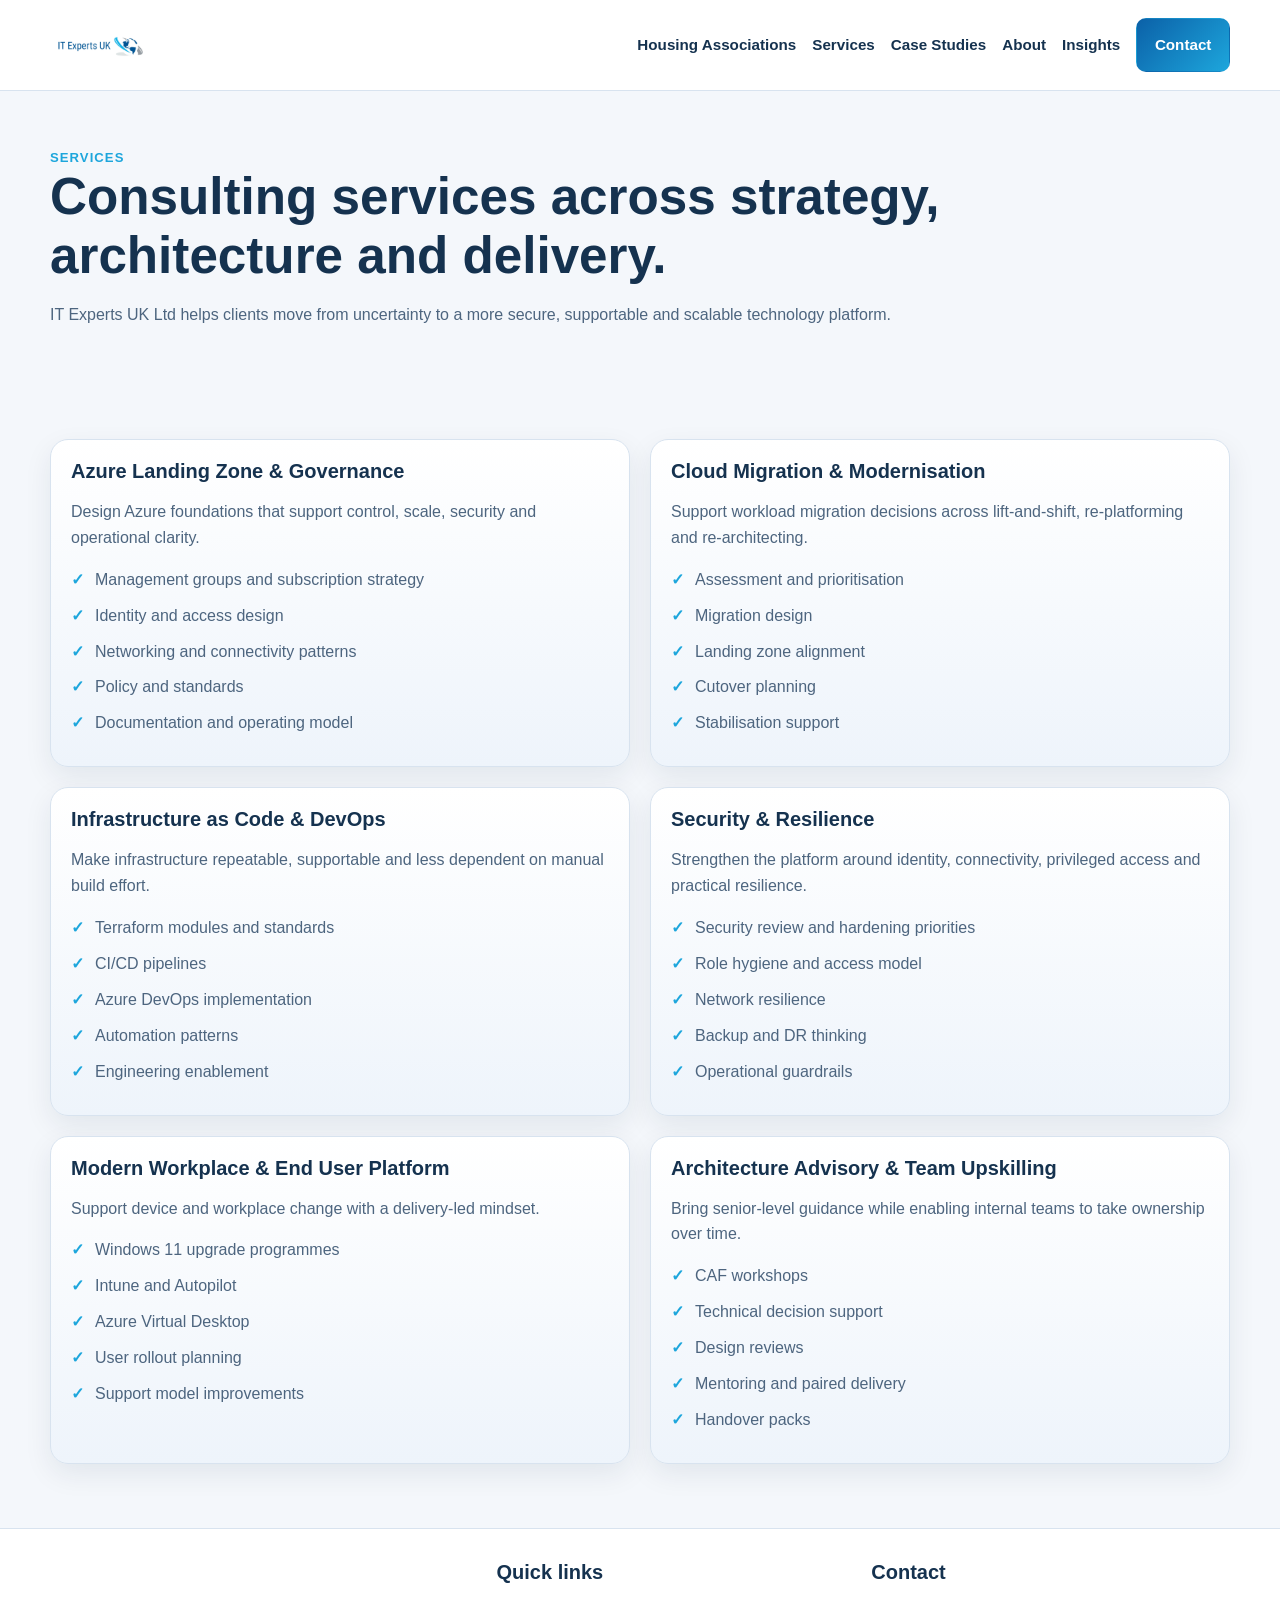
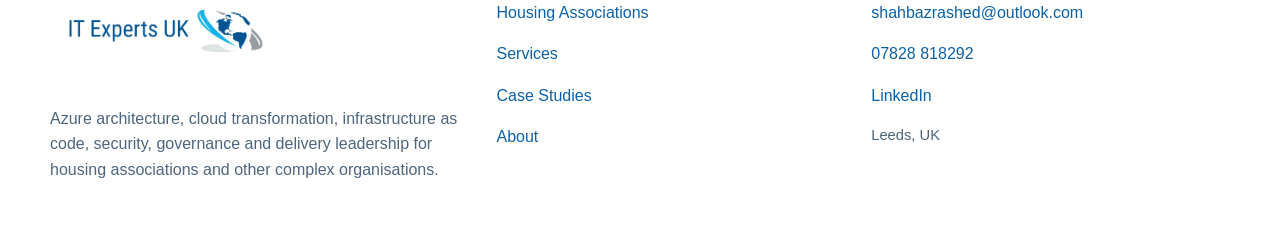
<file: services.html>
<!DOCTYPE html><html lang="en"><head><meta charset="UTF-8"><meta name="viewport" content="width=device-width, initial-scale=1.0"><title>Services | IT Experts UK Ltd</title><link rel="stylesheet" href="styles.css"></head><body>
<header class="header">
  <div class="container nav">
    <a class="logo" href="index.html" aria-label="IT Experts UK Ltd home">
      <img src="assets/logo.jpg" alt="IT Experts UK Ltd logo">
    </a>
    <nav class="nav-links">
      <a href="housing.html">Housing Associations</a>
      <a href="services.html">Services</a>
      <a href="case-studies.html">Case Studies</a>
      <a href="about.html">About</a>
      <a href="insights.html">Insights</a>
      <a href="contact.html" class="btn btn-primary">Contact</a>
    </nav>
  </div>
</header>
<section class="page-hero"><div class="container"><div class="kicker">Services</div><h1>Consulting services across strategy, architecture and delivery.</h1><p>IT Experts UK Ltd helps clients move from uncertainty to a more secure, supportable and scalable technology platform.</p></div></section>
<section class="section"><div class="container grid-2">
<div class="card"><h3>Azure Landing Zone & Governance</h3><p>Design Azure foundations that support control, scale, security and operational clarity.</p><ul class="list-check"><li>Management groups and subscription strategy</li><li>Identity and access design</li><li>Networking and connectivity patterns</li><li>Policy and standards</li><li>Documentation and operating model</li></ul></div>
<div class="card"><h3>Cloud Migration & Modernisation</h3><p>Support workload migration decisions across lift-and-shift, re-platforming and re-architecting.</p><ul class="list-check"><li>Assessment and prioritisation</li><li>Migration design</li><li>Landing zone alignment</li><li>Cutover planning</li><li>Stabilisation support</li></ul></div>
<div class="card"><h3>Infrastructure as Code & DevOps</h3><p>Make infrastructure repeatable, supportable and less dependent on manual build effort.</p><ul class="list-check"><li>Terraform modules and standards</li><li>CI/CD pipelines</li><li>Azure DevOps implementation</li><li>Automation patterns</li><li>Engineering enablement</li></ul></div>
<div class="card"><h3>Security & Resilience</h3><p>Strengthen the platform around identity, connectivity, privileged access and practical resilience.</p><ul class="list-check"><li>Security review and hardening priorities</li><li>Role hygiene and access model</li><li>Network resilience</li><li>Backup and DR thinking</li><li>Operational guardrails</li></ul></div>
<div class="card"><h3>Modern Workplace & End User Platform</h3><p>Support device and workplace change with a delivery-led mindset.</p><ul class="list-check"><li>Windows 11 upgrade programmes</li><li>Intune and Autopilot</li><li>Azure Virtual Desktop</li><li>User rollout planning</li><li>Support model improvements</li></ul></div>
<div class="card"><h3>Architecture Advisory & Team Upskilling</h3><p>Bring senior-level guidance while enabling internal teams to take ownership over time.</p><ul class="list-check"><li>CAF workshops</li><li>Technical decision support</li><li>Design reviews</li><li>Mentoring and paired delivery</li><li>Handover packs</li></ul></div>
</div></section>
<footer class="footer">
  <div class="container footer-grid">
    <div>
      <img src="assets/logo.jpg" alt="IT Experts UK Ltd logo" class="footer-logo">
      <p>Azure architecture, cloud transformation, infrastructure as code, security, governance and delivery leadership for housing associations and other complex organisations.</p>
    </div>
    <div>
      <h3>Quick links</h3>
      <p><a href="housing.html">Housing Associations</a></p>
      <p><a href="services.html">Services</a></p>
      <p><a href="case-studies.html">Case Studies</a></p>
      <p><a href="about.html">About</a></p>
    </div>
    <div>
      <h3>Contact</h3>
      <p><a href="mailto:shahbazrashed@outlook.com">shahbazrashed@outlook.com</a></p>
      <p><a href="tel:07828818292">07828 818292</a></p>
      <p><a href="https://www.linkedin.com/in/baz-it/" target="_blank" rel="noopener">LinkedIn</a></p>
      <p class="small">Leeds, UK</p>
    </div>
  </div>
</footer>
</body></html>
</file>
<file: styles.css>
:root {
  --bg: #f4f7fb;
  --panel: #ffffff;
  --panel-2: #eef4fb;
  --text: #15324f;
  --muted: #4d657f;
  --line: #d8e3ef;
  --brand: #0b61a8;
  --brand-2: #1da6dc;
  --accent: #94a0ad;
  --white: #ffffff;
  --max: 1180px;
  --shadow: 0 10px 28px rgba(15, 35, 58, .08);
}

* { box-sizing: border-box; }

html { scroll-behavior: smooth; }

body {
  margin: 0;
  font-family: Arial, Helvetica, sans-serif;
  color: var(--text);
  background: var(--bg);
  line-height: 1.6;
}

a { color: var(--brand); text-decoration: none; }
a:hover { text-decoration: underline; }

img { max-width: 100%; display: block; }

.container { width: min(var(--max), calc(100% - 2rem)); margin: 0 auto; }

.header {
  position: sticky;
  top: 0;
  z-index: 50;
  background: rgba(255,255,255,0.96);
  backdrop-filter: blur(10px);
  border-bottom: 1px solid var(--line);
}

.nav {
  display: flex;
  align-items: center;
  justify-content: space-between;
  gap: 1rem;
  padding: 1rem 0;
}

.logo img { height: 58px; width: auto; }

.nav-links {
  display: flex;
  flex-wrap: wrap;
  gap: 1rem;
  align-items: center;
}

.nav-links a {
  color: var(--text);
  font-size: .95rem;
  font-weight: 600;
}

.btn {
  display: inline-block;
  padding: .85rem 1.1rem;
  border-radius: 10px;
  border: 1px solid transparent;
  font-weight: 700;
  transition: .2s ease;
}

.btn-primary {
  background: linear-gradient(135deg, var(--brand), var(--brand-2));
  color: var(--white) !important;
}

.btn-primary:hover {
  text-decoration: none;
  transform: translateY(-1px);
}

.btn-secondary {
  border-color: var(--line);
  color: var(--text);
  background: #fff;
}

.btn-secondary:hover {
  text-decoration: none;
  background: var(--panel-2);
}

.hero { padding: 4.5rem 0 3rem; }

.hero-grid {
  display: grid;
  grid-template-columns: 1.25fr .95fr;
  gap: 2rem;
  align-items: center;
}

.kicker {
  color: var(--brand-2);
  text-transform: uppercase;
  letter-spacing: .08em;
  font-size: .82rem;
  font-weight: 700;
}

h1, h2, h3 {
  line-height: 1.15;
  margin: 0 0 1rem;
}

h1 { font-size: clamp(2.2rem, 4vw, 4rem); }
h2 { font-size: clamp(1.8rem, 3vw, 2.8rem); }
h3 { font-size: 1.25rem; }

p {
  margin: 0 0 1rem;
  color: var(--muted);
}

.hero-card,
.card,
.stat,
.cta-panel,
.quote,
.timeline-item,
.insight-card,
.contact-card,
.profile-card {
  background: linear-gradient(180deg, var(--panel) 0%, var(--panel-2) 100%);
  border: 1px solid var(--line);
  border-radius: 18px;
  box-shadow: var(--shadow);
}

.hero-card,
.profile-card {
  padding: 1.5rem;
}

.hero-card ul {
  margin: 0;
  padding-left: 1rem;
  color: var(--muted);
}

.section { padding: 4rem 0; }
.section-tight { padding: 2.2rem 0; }

.grid-2 {
  display: grid;
  grid-template-columns: repeat(2, 1fr);
  gap: 1.25rem;
}

.grid-3 {
  display: grid;
  grid-template-columns: repeat(3, 1fr);
  gap: 1.25rem;
}

.grid-4 {
  display: grid;
  grid-template-columns: repeat(4, 1fr);
  gap: 1rem;
}

.card,
.stat,
.insight-card,
.contact-card,
.timeline-item {
  padding: 1.25rem;
}

.stat strong {
  display: block;
  font-size: 2rem;
  color: var(--brand);
}

.badges {
  display: flex;
  flex-wrap: wrap;
  gap: .6rem;
  margin-top: 1rem;
}

.badge {
  border: 1px solid var(--line);
  border-radius: 999px;
  padding: .45rem .75rem;
  color: var(--text);
  background: rgba(255,255,255,.9);
  font-size: .9rem;
}

.list-check {
  list-style: none;
  padding: 0;
  margin: 0;
}

.list-check li {
  padding-left: 1.5rem;
  position: relative;
  margin: .65rem 0;
  color: var(--muted);
}

.list-check li::before {
  content: "✓";
  position: absolute;
  left: 0;
  top: 0;
  color: var(--brand-2);
  font-weight: 700;
}

.split {
  display: grid;
  grid-template-columns: 1fr 1fr;
  gap: 2rem;
  align-items: start;
}

.cta-panel { padding: 2rem; }

.footer {
  border-top: 1px solid var(--line);
  padding: 2rem 0 3rem;
  background: #fff;
}

.footer-grid {
  display: grid;
  grid-template-columns: 1.2fr 1fr 1fr;
  gap: 1rem;
  align-items: start;
}

.footer-logo {
  max-width: 220px;
  margin-bottom: .75rem;
}

.small {
  font-size: .92rem;
  color: var(--muted);
}

.page-hero { padding: 3.5rem 0 2rem; }

.table-like { width: 100%; border-collapse: collapse; }

.table-like th,
.table-like td {
  padding: .9rem;
  border-bottom: 1px solid var(--line);
  text-align: left;
  color: var(--muted);
  vertical-align: top;
}

.table-like th { color: var(--text); }

.timeline { display: grid; gap: 1rem; }

.quote {
  padding: 1.5rem;
  font-size: 1.05rem;
}

.callout {
  border-left: 4px solid var(--brand-2);
  padding-left: 1rem;
}

.hero-actions {
  display: flex;
  flex-wrap: wrap;
  gap: .8rem;
  margin-top: 1rem;
}

.note {
  color: var(--brand);
  font-weight: 700;
}

.hero-logo-card {
  display: flex;
  align-items: center;
  justify-content: center;
  padding: 1rem;
}

.hero-logo-card img {
  width: 100%;
  border-radius: 18px;
}

.profile-wrap {
  display: grid;
  grid-template-columns: 220px 1fr;
  gap: 1.5rem;
  align-items: center;
}

.profile-photo {
  width: 220px;
  height: 220px;
  border-radius: 20px;
  overflow: hidden;
  border: 1px solid var(--line);
  background: linear-gradient(135deg, #eef4fb, #d9e8f6);
  box-shadow: var(--shadow);
}

.profile-photo img {
  width: 100%;
  height: 100%;
  object-fit: cover;
  object-position: center top;
}

.profile-photo.placeholder {
  display: grid;
  place-items: center;
  color: var(--brand);
  font-size: 2rem;
  font-weight: 700;
}

.contact-actions {
  display: flex;
  flex-wrap: wrap;
  gap: .8rem;
  margin-top: 1rem;
}

@media (max-width: 960px) {
  .hero-grid,
  .grid-4,
  .grid-3,
  .grid-2,
  .split,
  .footer-grid,
  .profile-wrap {
    grid-template-columns: 1fr;
  }

  .nav {
    align-items: flex-start;
    flex-direction: column;
  }

  .logo img { height: 50px; }

  .profile-photo {
    width: 220px;
    height: 220px;
    margin: 0 auto;
  }
}
</file>
